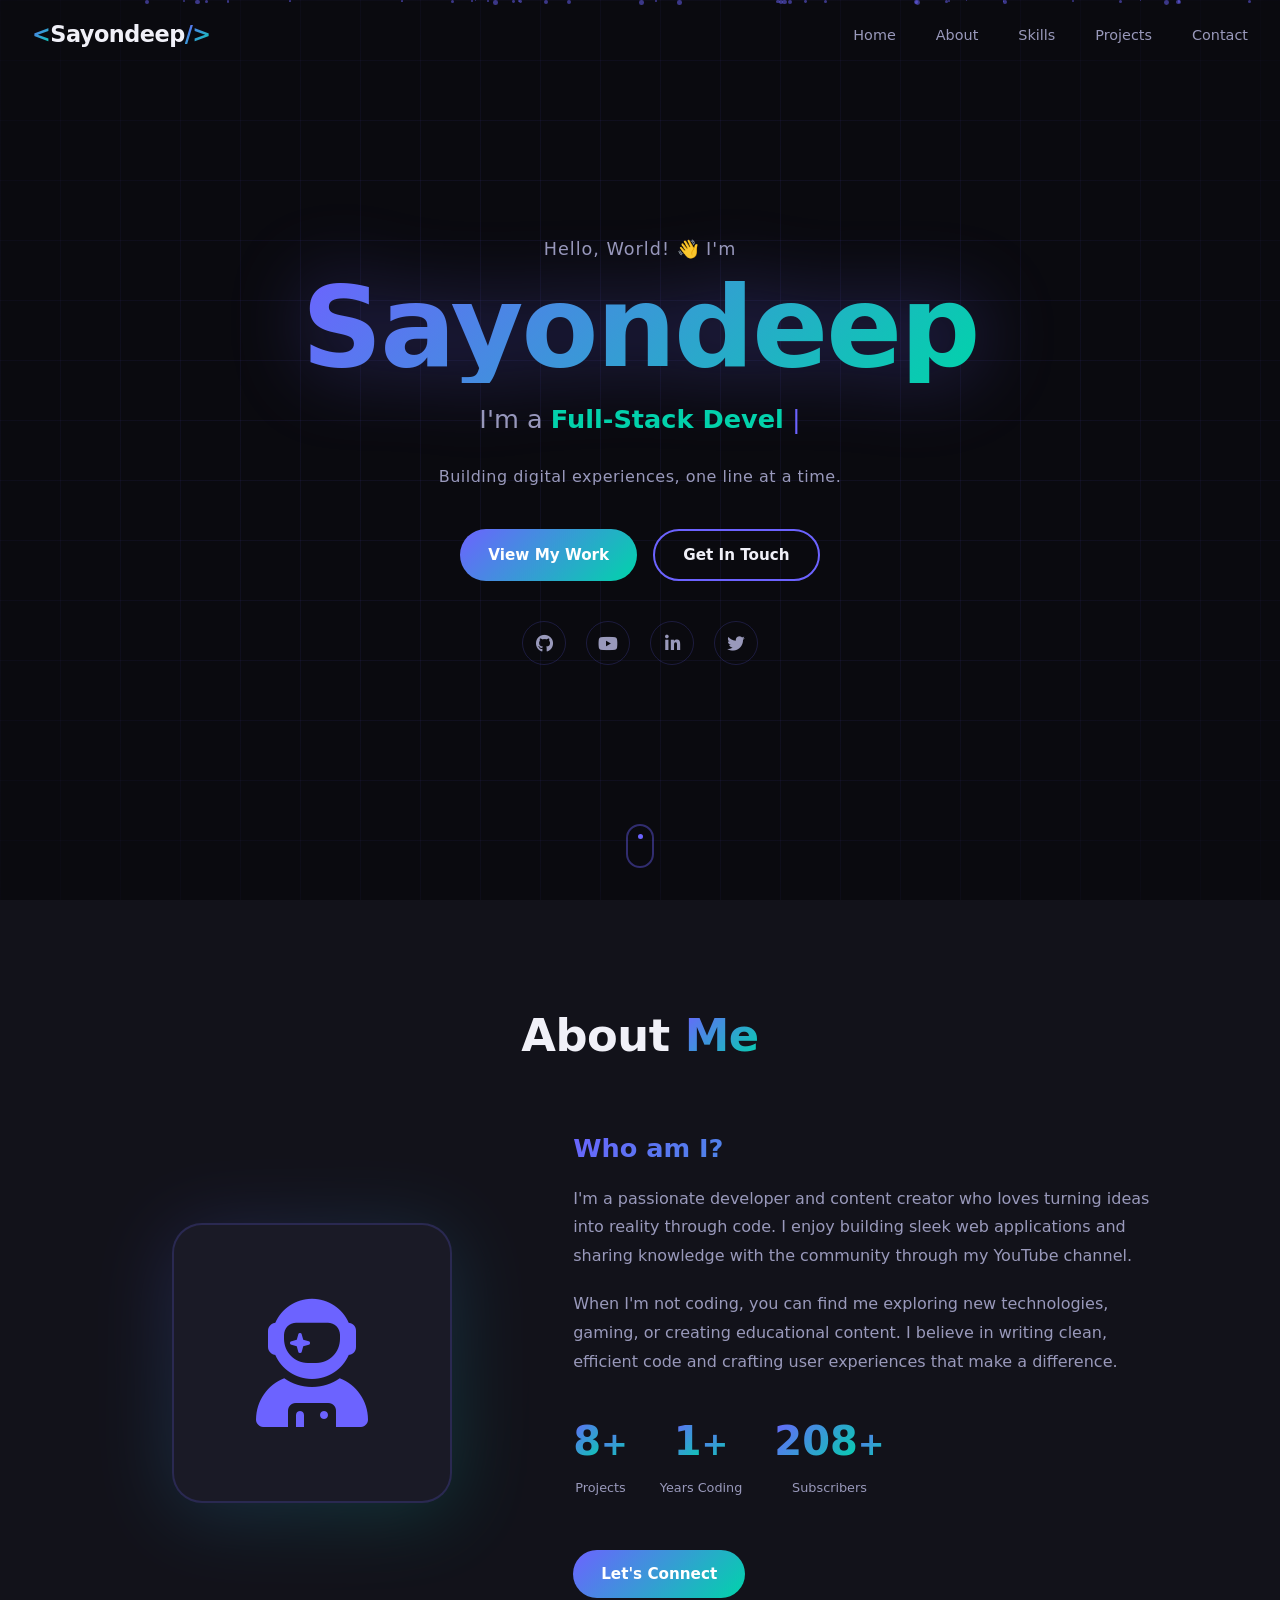
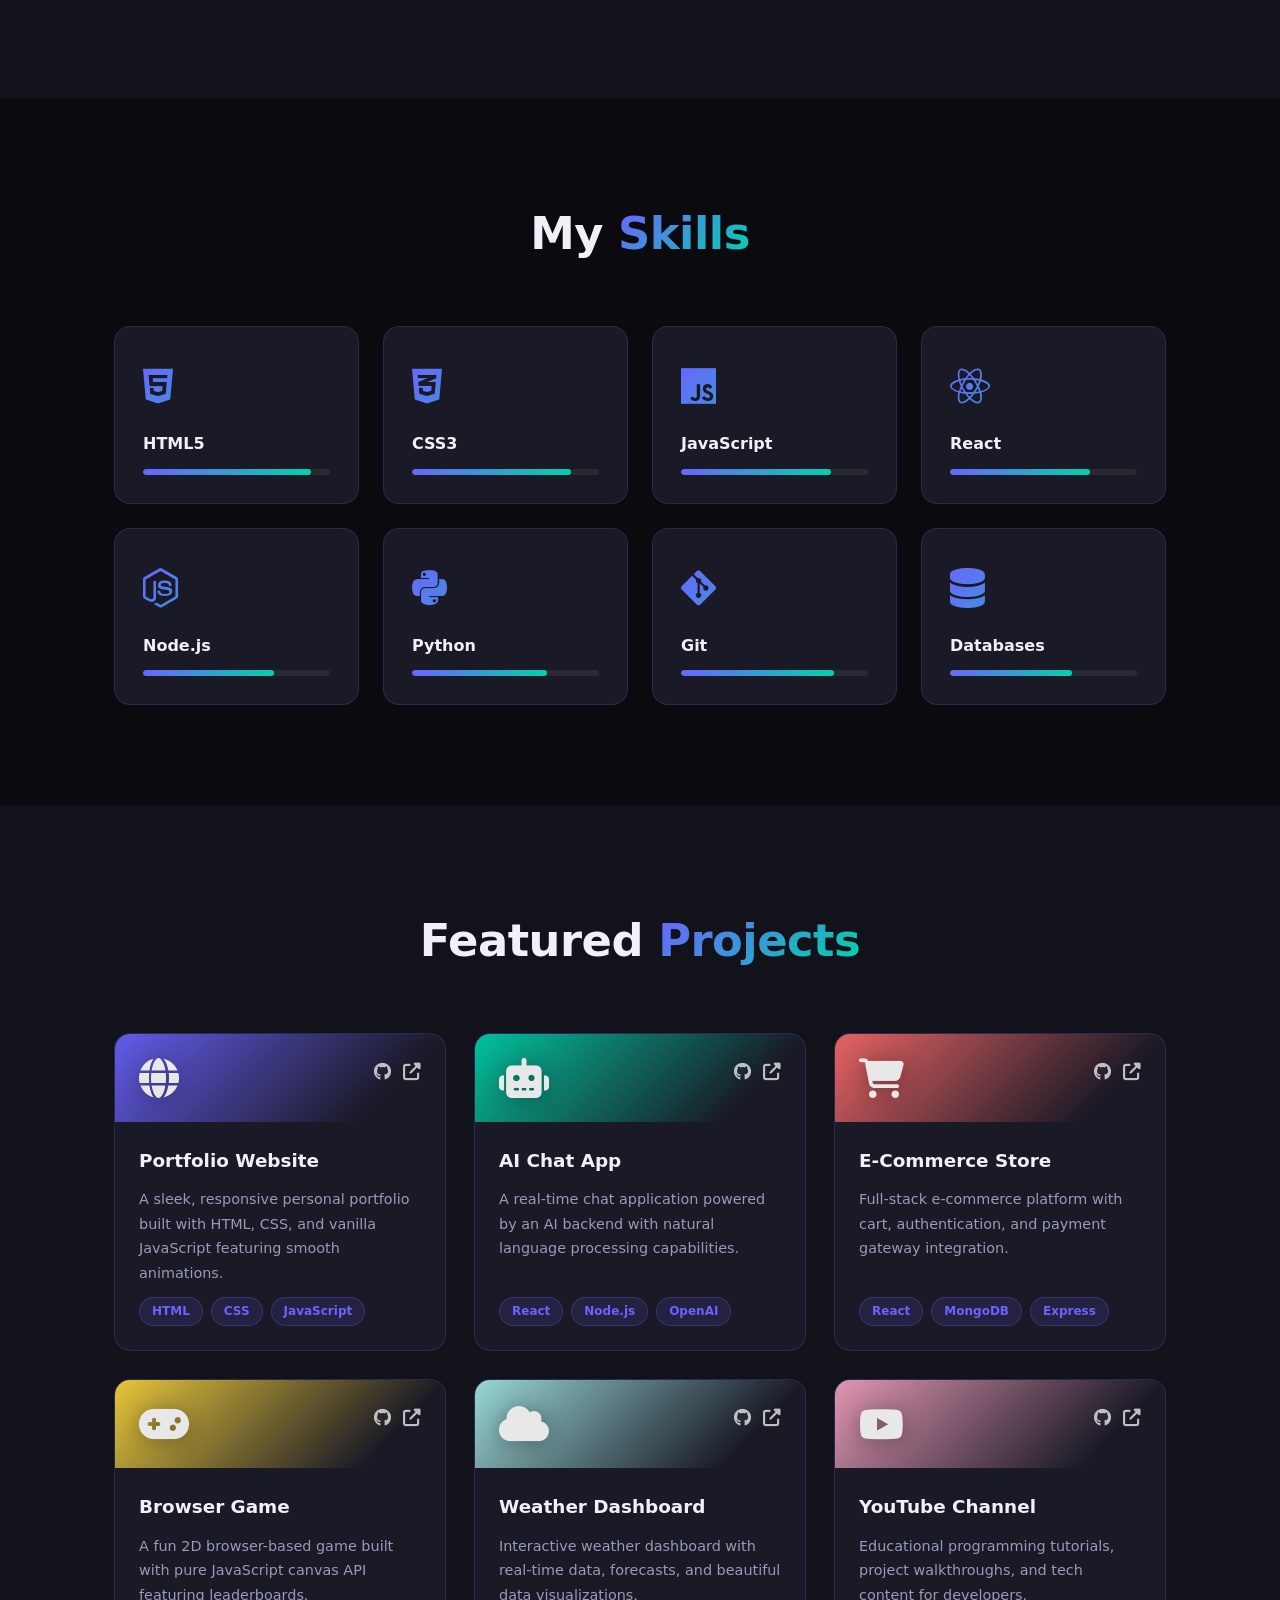
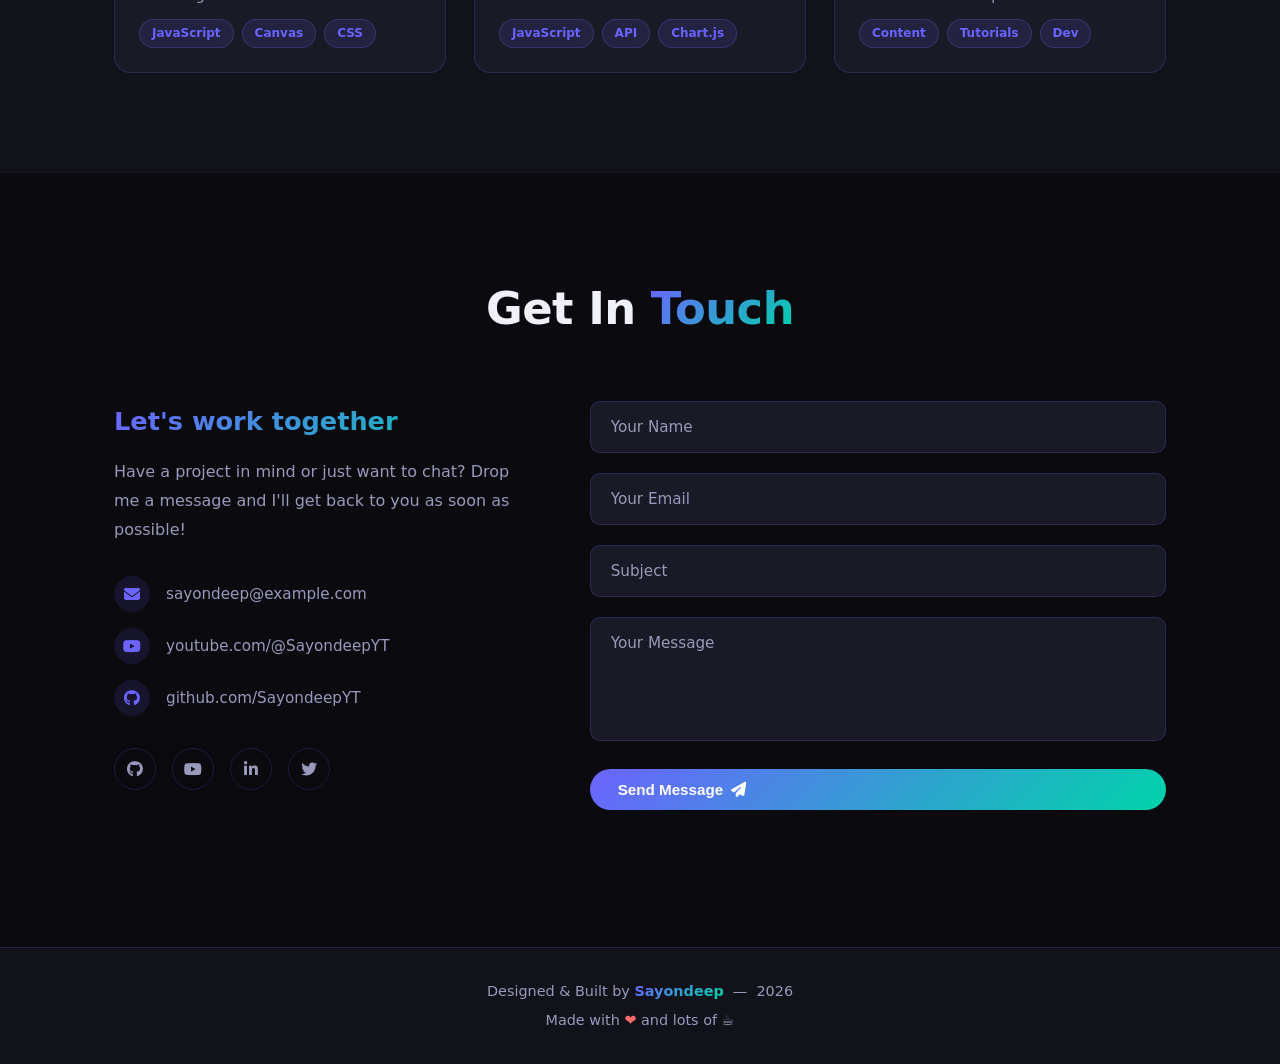
<file: index.html>
<!DOCTYPE html>
<html lang="en">
  <head>
    <meta charset="UTF-8" />
    <meta name="viewport" content="width=device-width, initial-scale=1.0" />
    <title>Sayondeep | Portfolio</title>
    <link rel="stylesheet" href="styles.css" />
    <link
      rel="stylesheet"
      href="https://cdnjs.cloudflare.com/ajax/libs/font-awesome/6.5.0/css/all.min.css"
    />
  </head>
  <body>
    <!-- Navbar -->
    <nav class="navbar" id="navbar">
      <div class="nav-logo">
        <span class="logo-bracket">&lt;</span>Sayondeep<span class="logo-bracket">/&gt;</span>
      </div>
      <ul class="nav-links" id="nav-links">
        <li><a href="#home">Home</a></li>
        <li><a href="#about">About</a></li>
        <li><a href="#skills">Skills</a></li>
        <li><a href="#projects">Projects</a></li>
        <li><a href="#contact">Contact</a></li>
      </ul>
      <button class="hamburger" id="hamburger" aria-label="Toggle menu">
        <span></span><span></span><span></span>
      </button>
    </nav>

    <!-- Hero Section -->
    <section class="hero" id="home">
      <div class="hero-bg">
        <div class="grid-overlay"></div>
        <div class="particles" id="particles"></div>
      </div>
      <div class="hero-content">
        <p class="hero-greeting">Hello, World! 👋 I'm</p>
        <h1 class="hero-name">Sayondeep</h1>
        <div class="hero-role">
          <span>I'm a </span>
          <span class="typed-text" id="typed-text"></span>
          <span class="cursor">|</span>
        </div>
        <p class="hero-tagline">Building digital experiences, one line at a time.</p>
        <div class="hero-cta">
          <a href="#projects" class="btn btn-primary">View My Work</a>
          <a href="#contact" class="btn btn-secondary">Get In Touch</a>
        </div>
        <div class="hero-socials">
          <a href="https://github.com/SayondeepYT" target="_blank" rel="noopener noreferrer" aria-label="GitHub">
            <i class="fab fa-github"></i>
          </a>
          <a href="https://youtube.com/@SayondeepYT" target="_blank" rel="noopener noreferrer" aria-label="YouTube">
            <i class="fab fa-youtube"></i>
          </a>
          <a href="https://linkedin.com" target="_blank" rel="noopener noreferrer" aria-label="LinkedIn">
            <i class="fab fa-linkedin-in"></i>
          </a>
          <a href="https://twitter.com" target="_blank" rel="noopener noreferrer" aria-label="Twitter">
            <i class="fab fa-twitter"></i>
          </a>
        </div>
      </div>
      <div class="hero-scroll-hint">
        <a href="#about" aria-label="Scroll down">
          <div class="scroll-indicator">
            <div class="scroll-arrow"></div>
          </div>
        </a>
      </div>
    </section>

    <!-- About Section -->
    <section class="about section" id="about">
      <div class="container">
        <h2 class="section-title reveal">About <span>Me</span></h2>
        <div class="about-grid">
          <div class="about-image reveal">
            <div class="image-wrapper">
              <div class="avatar-placeholder">
                <i class="fas fa-user-astronaut"></i>
              </div>
              <div class="image-glow"></div>
            </div>
          </div>
          <div class="about-text reveal">
            <h3>Who am I?</h3>
            <p>
              I'm a passionate developer and content creator who loves turning ideas into
              reality through code. I enjoy building sleek web applications and sharing
              knowledge with the community through my YouTube channel.
            </p>
            <p>
              When I'm not coding, you can find me exploring new technologies, gaming,
              or creating educational content. I believe in writing clean, efficient code
              and crafting user experiences that make a difference.
            </p>
            <div class="about-stats">
              <div class="stat">
                <span class="stat-num" data-target="20">0</span><span class="stat-plus">+</span>
                <p>Projects</p>
              </div>
              <div class="stat">
                <span class="stat-num" data-target="3">0</span><span class="stat-plus">+</span>
                <p>Years Coding</p>
              </div>
              <div class="stat">
                <span class="stat-num" data-target="500">0</span><span class="stat-plus">+</span>
                <p>Subscribers</p>
              </div>
            </div>
            <a href="#contact" class="btn btn-primary">Let's Connect</a>
          </div>
        </div>
      </div>
    </section>

    <!-- Skills Section -->
    <section class="skills section" id="skills">
      <div class="container">
        <h2 class="section-title reveal">My <span>Skills</span></h2>
        <div class="skills-grid">
          <div class="skill-card reveal" style="--delay: 0.1s">
            <div class="skill-icon"><i class="fab fa-html5"></i></div>
            <h3>HTML5</h3>
            <div class="skill-bar"><div class="skill-fill" data-width="90"></div></div>
          </div>
          <div class="skill-card reveal" style="--delay: 0.15s">
            <div class="skill-icon"><i class="fab fa-css3-alt"></i></div>
            <h3>CSS3</h3>
            <div class="skill-bar"><div class="skill-fill" data-width="85"></div></div>
          </div>
          <div class="skill-card reveal" style="--delay: 0.2s">
            <div class="skill-icon"><i class="fab fa-js"></i></div>
            <h3>JavaScript</h3>
            <div class="skill-bar"><div class="skill-fill" data-width="80"></div></div>
          </div>
          <div class="skill-card reveal" style="--delay: 0.25s">
            <div class="skill-icon"><i class="fab fa-react"></i></div>
            <h3>React</h3>
            <div class="skill-bar"><div class="skill-fill" data-width="75"></div></div>
          </div>
          <div class="skill-card reveal" style="--delay: 0.3s">
            <div class="skill-icon"><i class="fab fa-node-js"></i></div>
            <h3>Node.js</h3>
            <div class="skill-bar"><div class="skill-fill" data-width="70"></div></div>
          </div>
          <div class="skill-card reveal" style="--delay: 0.35s">
            <div class="skill-icon"><i class="fab fa-python"></i></div>
            <h3>Python</h3>
            <div class="skill-bar"><div class="skill-fill" data-width="72"></div></div>
          </div>
          <div class="skill-card reveal" style="--delay: 0.4s">
            <div class="skill-icon"><i class="fab fa-git-alt"></i></div>
            <h3>Git</h3>
            <div class="skill-bar"><div class="skill-fill" data-width="82"></div></div>
          </div>
          <div class="skill-card reveal" style="--delay: 0.45s">
            <div class="skill-icon"><i class="fas fa-database"></i></div>
            <h3>Databases</h3>
            <div class="skill-bar"><div class="skill-fill" data-width="65"></div></div>
          </div>
        </div>
      </div>
    </section>

    <!-- Projects Section -->
    <section class="projects section" id="projects">
      <div class="container">
        <h2 class="section-title reveal">Featured <span>Projects</span></h2>
        <div class="projects-grid">
          <div class="project-card reveal" style="--delay: 0.1s">
            <div class="project-header" style="--card-color: #6c63ff">
              <i class="fas fa-globe project-icon"></i>
              <div class="project-links">
                <a href="#" aria-label="View code"><i class="fab fa-github"></i></a>
                <a href="#" aria-label="Live demo"><i class="fas fa-external-link-alt"></i></a>
              </div>
            </div>
            <div class="project-body">
              <h3>Portfolio Website</h3>
              <p>A sleek, responsive personal portfolio built with HTML, CSS, and vanilla JavaScript featuring smooth animations.</p>
              <div class="project-tags">
                <span>HTML</span><span>CSS</span><span>JavaScript</span>
              </div>
            </div>
          </div>

          <div class="project-card reveal" style="--delay: 0.2s">
            <div class="project-header" style="--card-color: #00d4aa">
              <i class="fas fa-robot project-icon"></i>
              <div class="project-links">
                <a href="#" aria-label="View code"><i class="fab fa-github"></i></a>
                <a href="#" aria-label="Live demo"><i class="fas fa-external-link-alt"></i></a>
              </div>
            </div>
            <div class="project-body">
              <h3>AI Chat App</h3>
              <p>A real-time chat application powered by an AI backend with natural language processing capabilities.</p>
              <div class="project-tags">
                <span>React</span><span>Node.js</span><span>OpenAI</span>
              </div>
            </div>
          </div>

          <div class="project-card reveal" style="--delay: 0.3s">
            <div class="project-header" style="--card-color: #ff6b6b">
              <i class="fas fa-shopping-cart project-icon"></i>
              <div class="project-links">
                <a href="#" aria-label="View code"><i class="fab fa-github"></i></a>
                <a href="#" aria-label="Live demo"><i class="fas fa-external-link-alt"></i></a>
              </div>
            </div>
            <div class="project-body">
              <h3>E-Commerce Store</h3>
              <p>Full-stack e-commerce platform with cart, authentication, and payment gateway integration.</p>
              <div class="project-tags">
                <span>React</span><span>MongoDB</span><span>Express</span>
              </div>
            </div>
          </div>

          <div class="project-card reveal" style="--delay: 0.4s">
            <div class="project-header" style="--card-color: #ffd93d">
              <i class="fas fa-gamepad project-icon"></i>
              <div class="project-links">
                <a href="#" aria-label="View code"><i class="fab fa-github"></i></a>
                <a href="#" aria-label="Live demo"><i class="fas fa-external-link-alt"></i></a>
              </div>
            </div>
            <div class="project-body">
              <h3>Browser Game</h3>
              <p>A fun 2D browser-based game built with pure JavaScript canvas API featuring leaderboards.</p>
              <div class="project-tags">
                <span>JavaScript</span><span>Canvas</span><span>CSS</span>
              </div>
            </div>
          </div>

          <div class="project-card reveal" style="--delay: 0.5s">
            <div class="project-header" style="--card-color: #a8edea">
              <i class="fas fa-cloud project-icon"></i>
              <div class="project-links">
                <a href="#" aria-label="View code"><i class="fab fa-github"></i></a>
                <a href="#" aria-label="Live demo"><i class="fas fa-external-link-alt"></i></a>
              </div>
            </div>
            <div class="project-body">
              <h3>Weather Dashboard</h3>
              <p>Interactive weather dashboard with real-time data, forecasts, and beautiful data visualizations.</p>
              <div class="project-tags">
                <span>JavaScript</span><span>API</span><span>Chart.js</span>
              </div>
            </div>
          </div>

          <div class="project-card reveal" style="--delay: 0.6s">
            <div class="project-header" style="--card-color: #f8a5c2">
              <i class="fab fa-youtube project-icon"></i>
              <div class="project-links">
                <a href="#" aria-label="View code"><i class="fab fa-github"></i></a>
                <a href="https://youtube.com/@SayondeepYT" aria-label="YouTube channel"><i class="fas fa-external-link-alt"></i></a>
              </div>
            </div>
            <div class="project-body">
              <h3>YouTube Channel</h3>
              <p>Educational programming tutorials, project walkthroughs, and tech content for developers.</p>
              <div class="project-tags">
                <span>Content</span><span>Tutorials</span><span>Dev</span>
              </div>
            </div>
          </div>
        </div>
      </div>
    </section>

    <!-- Contact Section -->
    <section class="contact section" id="contact">
      <div class="container">
        <h2 class="section-title reveal">Get In <span>Touch</span></h2>
        <div class="contact-grid">
          <div class="contact-info reveal">
            <h3>Let's work together</h3>
            <p>Have a project in mind or just want to chat? Drop me a message and I'll get back to you as soon as possible!</p>
            <div class="contact-items">
              <div class="contact-item">
                <i class="fas fa-envelope"></i>
                <span>sayondeep@example.com</span>
              </div>
              <div class="contact-item">
                <i class="fab fa-youtube"></i>
                <span>youtube.com/@SayondeepYT</span>
              </div>
              <div class="contact-item">
                <i class="fab fa-github"></i>
                <span>github.com/SayondeepYT</span>
              </div>
            </div>
            <div class="contact-socials">
              <a href="https://github.com/SayondeepYT" target="_blank" rel="noopener noreferrer" aria-label="GitHub"><i class="fab fa-github"></i></a>
              <a href="https://youtube.com/@SayondeepYT" target="_blank" rel="noopener noreferrer" aria-label="YouTube"><i class="fab fa-youtube"></i></a>
              <a href="https://linkedin.com" target="_blank" rel="noopener noreferrer" aria-label="LinkedIn"><i class="fab fa-linkedin-in"></i></a>
              <a href="https://twitter.com" target="_blank" rel="noopener noreferrer" aria-label="Twitter"><i class="fab fa-twitter"></i></a>
            </div>
          </div>
          <form class="contact-form reveal" id="contact-form">
            <div class="form-group">
              <input type="text" id="name" placeholder="Your Name" required />
              <label for="name">Your Name</label>
            </div>
            <div class="form-group">
              <input type="email" id="email" placeholder="Your Email" required />
              <label for="email">Your Email</label>
            </div>
            <div class="form-group">
              <input type="text" id="subject" placeholder="Subject" required />
              <label for="subject">Subject</label>
            </div>
            <div class="form-group">
              <textarea id="message" placeholder="Your Message" rows="5" required></textarea>
              <label for="message">Your Message</label>
            </div>
            <button type="submit" class="btn btn-primary">
              <span>Send Message</span>
              <i class="fas fa-paper-plane"></i>
            </button>
            <p class="form-status" id="form-status"></p>
          </form>
        </div>
      </div>
    </section>

    <!-- Footer -->
    <footer class="footer">
      <div class="container">
        <p>
          Designed &amp; Built by
          <span class="footer-name">Sayondeep</span>
          &nbsp;&mdash;&nbsp;
          <span class="footer-year" id="footer-year"></span>
        </p>
        <p class="footer-sub">Made with <span class="heart">❤</span> and lots of ☕</p>
      </div>
    </footer>

    <script src="script.js"></script>
  </body>
</html>
</file>
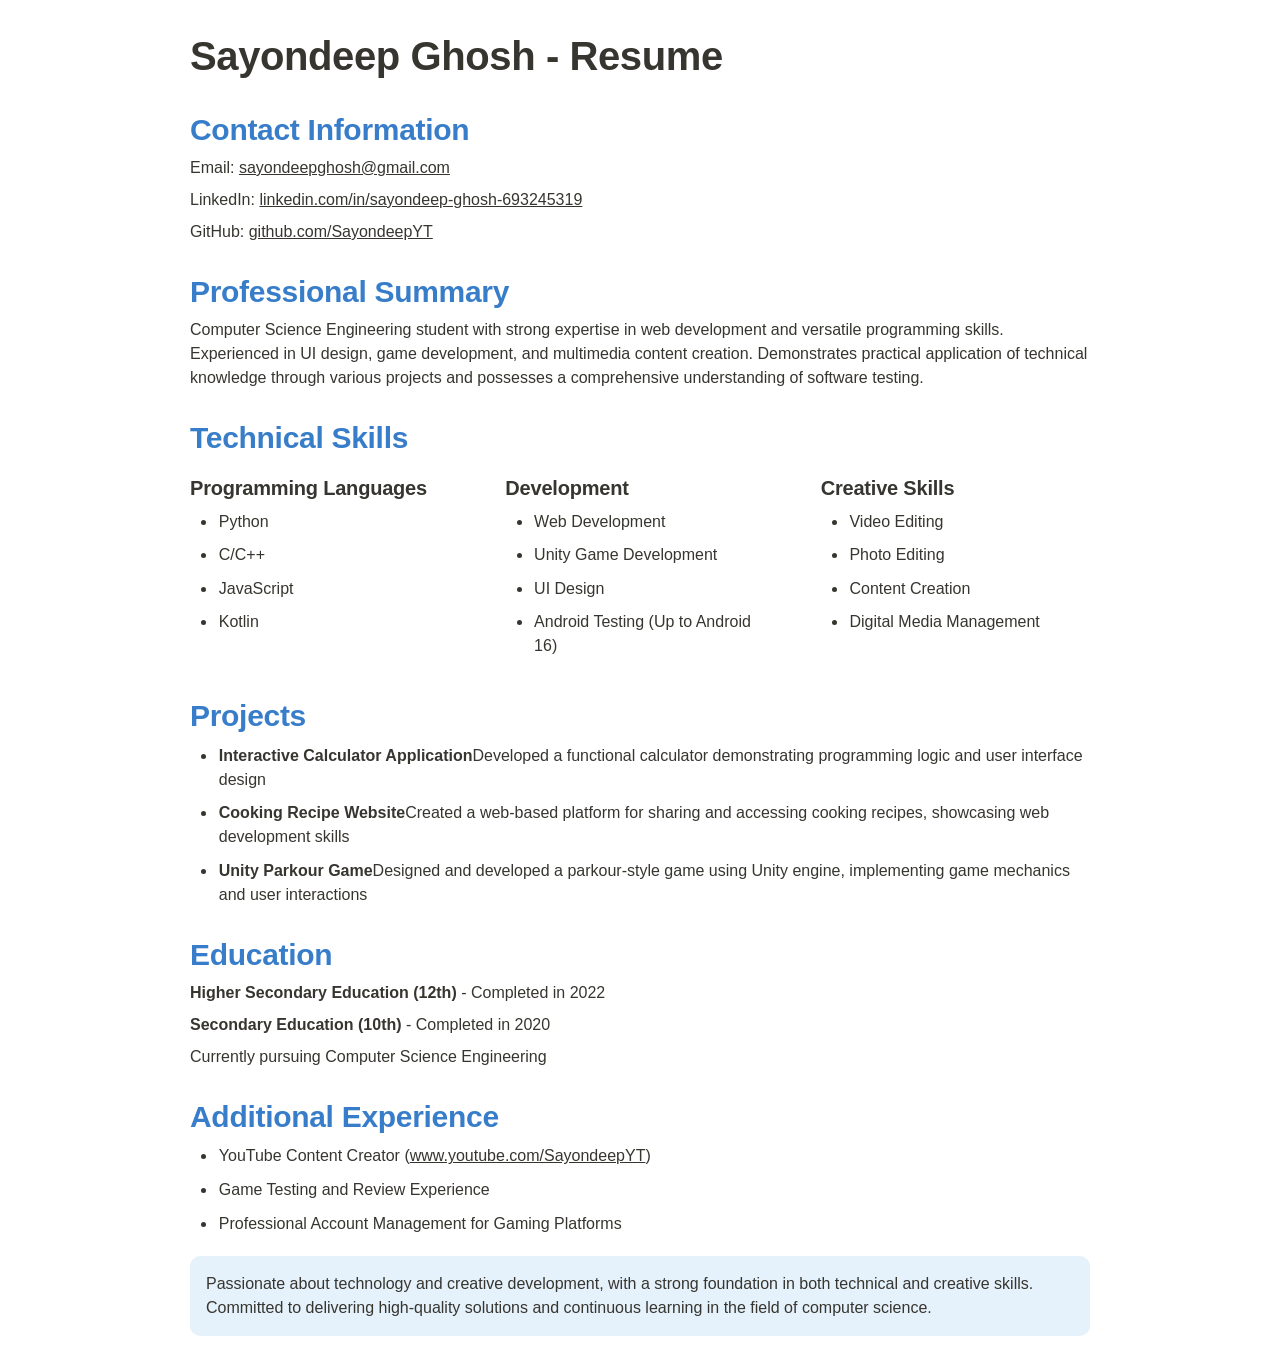
<file: Sayondeep Ghosh - Resume 1f9b55719aa680cba335d45801eeeb9b.html>
<html><head><meta http-equiv="Content-Type" content="text/html; charset=utf-8"/><title>Sayondeep Ghosh - Resume</title><style>
/* cspell:disable-file */
/* webkit printing magic: print all background colors */
html {
	-webkit-print-color-adjust: exact;
}
* {
	box-sizing: border-box;
	-webkit-print-color-adjust: exact;
}

html,
body {
	margin: 0;
	padding: 0;
}
@media only screen {
	body {
		margin: 2em auto;
		max-width: 900px;
		color: rgb(55, 53, 47);
	}
}

body {
	line-height: 1.5;
	white-space: pre-wrap;
}

a,
a.visited {
	color: inherit;
	text-decoration: underline;
}

.pdf-relative-link-path {
	font-size: 80%;
	color: #444;
}

h1,
h2,
h3 {
	letter-spacing: -0.01em;
	line-height: 1.2;
	font-weight: 600;
	margin-bottom: 0;
}

/* Override strong tags inside headings to maintain consistent weight */
h1 strong,
h2 strong,
h3 strong {
	font-weight: 600;
}

.page-title {
	font-size: 2.5rem;
	font-weight: 700;
	margin-top: 0;
	margin-bottom: 0.75em;
}

h1 {
	font-size: 1.875rem;
	margin-top: 1.875rem;
}

h2 {
	font-size: 1.5rem;
	margin-top: 1.5rem;
}

h3 {
	font-size: 1.25rem;
	margin-top: 1.25rem;
}

.source {
	border: 1px solid #ddd;
	border-radius: 3px;
	padding: 1.5em;
	word-break: break-all;
}

.callout {
	border-radius: 10px;
	padding: 1rem;
}

figure {
	margin: 1.25em 0;
	page-break-inside: avoid;
}

figcaption {
	opacity: 0.5;
	font-size: 85%;
	margin-top: 0.5em;
}

mark {
	background-color: transparent;
}

.indented {
	padding-left: 1.5em;
}

hr {
	background: transparent;
	display: block;
	width: 100%;
	height: 1px;
	visibility: visible;
	border: none;
	border-bottom: 1px solid rgba(55, 53, 47, 0.09);
}

img {
	max-width: 100%;
}

@media only print {
	img {
		max-height: 100vh;
		object-fit: contain;
	}
}

@page {
	margin: 1in;
}

.collection-content {
	font-size: 0.875rem;
}

.collection-content td {
	white-space: pre-wrap;
	word-break: break-word;
}

.column-list {
	display: flex;
	gap: 46px;
}

.column {
	min-width: 0;
	overflow: hidden;
}

.column > *:first-child {
	margin-top: 0;
}

.table_of_contents-item {
	display: block;
	font-size: 0.875rem;
	line-height: 1.3;
	padding: 0.125rem;
}

.table_of_contents-indent-1 {
	margin-left: 1.5rem;
}

.table_of_contents-indent-2 {
	margin-left: 3rem;
}

.table_of_contents-indent-3 {
	margin-left: 4.5rem;
}

.table_of_contents-link {
	text-decoration: none;
	opacity: 0.7;
	border-bottom: 1px solid rgba(55, 53, 47, 0.18);
}

table,
th,
td {
	border: 1px solid rgba(55, 53, 47, 0.09);
	border-collapse: collapse;
}

table {
	border-left: none;
	border-right: none;
}

th,
td {
	font-weight: normal;
	padding: 0.25em 0.5em;
	line-height: 1.5;
	min-height: 1.5em;
	text-align: left;
}

th {
	color: rgba(55, 53, 47, 0.6);
}

ol,
ul {
	margin: 0;
	margin-block-start: 0.6em;
	margin-block-end: 0.6em;
}

li > ol:first-child,
li > ul:first-child {
	margin-block-start: 0.6em;
}

ul > li {
	list-style: disc;
}

ul.to-do-list {
	padding-inline-start: 0;
}

ul.to-do-list > li {
	list-style: none;
}

.to-do-children-checked {
	text-decoration: line-through;
	opacity: 0.375;
}

ul.toggle > li {
	list-style: none;
}

ul {
	padding-inline-start: 1.7em;
}

ul > li {
	padding-left: 0.1em;
}

ol {
	padding-inline-start: 1.6em;
}

ol > li {
	padding-left: 0.2em;
}

.mono ol {
	padding-inline-start: 2em;
}

.mono ol > li {
	text-indent: -0.4em;
}

.toggle {
	padding-inline-start: 0em;
	list-style-type: none;
}

/* Indent toggle children */
.toggle > li > details {
	padding-left: 1.7em;
}

.toggle > li > details > summary {
	margin-left: -1.1em;
}

.selected-value {
	display: inline-block;
	padding: 0 0.5em;
	background: rgba(206, 205, 202, 0.5);
	border-radius: 3px;
	margin-right: 0.5em;
	margin-top: 0.3em;
	margin-bottom: 0.3em;
	white-space: nowrap;
}

.collection-title {
	display: inline-block;
	margin-right: 1em;
}

.page-description {
	margin-bottom: 2em;
}

.simple-table {
	margin-top: 1em;
	font-size: 0.875rem;
	empty-cells: show;
}
.simple-table td {
	height: 29px;
	min-width: 120px;
}

.simple-table th {
	height: 29px;
	min-width: 120px;
}

.simple-table-header-color {
	background: rgb(247, 246, 243);
	color: black;
}
.simple-table-header {
	font-weight: 500;
}

time {
	opacity: 0.5;
}

.icon {
	display: inline-flex;
	align-items: center;
	justify-content: center;
	max-width: 1.2em;
	max-height: 1.2em;
	text-decoration: none;
	vertical-align: text-bottom;
	margin-right: 0.5em;
}

img.icon {
	border-radius: 3px;
}

.callout img.notion-static-icon {
	width: 1em;
	height: 1em;
}

.callout p {
	margin: 0;
}

.callout h1,
.callout h2,
.callout h3 {
	margin: 0 0 0.6rem;
}

.user-icon {
	width: 1.5em;
	height: 1.5em;
	border-radius: 100%;
	margin-right: 0.5rem;
}

.user-icon-inner {
	font-size: 0.8em;
}

.text-icon {
	border: 1px solid #000;
	text-align: center;
}

.page-cover-image {
	display: block;
	object-fit: cover;
	width: 100%;
	max-height: 30vh;
}

.page-header-icon {
	font-size: 3rem;
	margin-bottom: 1rem;
}

.page-header-icon-with-cover {
	margin-top: -0.72em;
	margin-left: 0.07em;
}

.page-header-icon img {
	border-radius: 3px;
}

.link-to-page {
	margin: 1em 0;
	padding: 0;
	border: none;
	font-weight: 500;
}

p > .user {
	opacity: 0.5;
}

td > .user,
td > time {
	white-space: nowrap;
}

input[type="checkbox"] {
	transform: scale(1.5);
	margin-right: 0.6em;
	vertical-align: middle;
}

p {
	margin-top: 0.5em;
	margin-bottom: 0.5em;
}

.image {
	border: none;
	margin: 1.5em 0;
	padding: 0;
	border-radius: 0;
	text-align: center;
}

.code,
code {
	background: rgba(135, 131, 120, 0.15);
	border-radius: 3px;
	padding: 0.2em 0.4em;
	border-radius: 3px;
	font-size: 85%;
	tab-size: 2;
}

code {
	color: #eb5757;
}

.code {
	padding: 1.5em 1em;
}

.code-wrap {
	white-space: pre-wrap;
	word-break: break-all;
}

.code > code {
	background: none;
	padding: 0;
	font-size: 100%;
	color: inherit;
}

blockquote {
	font-size: 1em;
	margin: 1em 0;
	padding-left: 1em;
	border-left: 3px solid rgb(55, 53, 47);
}

blockquote.quote-large {
	font-size: 1.25em;
}

.bookmark {
	text-decoration: none;
	max-height: 8em;
	padding: 0;
	display: flex;
	width: 100%;
	align-items: stretch;
}

.bookmark-title {
	font-size: 0.85em;
	overflow: hidden;
	text-overflow: ellipsis;
	height: 1.75em;
	white-space: nowrap;
}

.bookmark-text {
	display: flex;
	flex-direction: column;
}

.bookmark-info {
	flex: 4 1 180px;
	padding: 12px 14px 14px;
	display: flex;
	flex-direction: column;
	justify-content: space-between;
}

.bookmark-image {
	width: 33%;
	flex: 1 1 180px;
	display: block;
	position: relative;
	object-fit: cover;
	border-radius: 1px;
}

.bookmark-description {
	color: rgba(55, 53, 47, 0.6);
	font-size: 0.75em;
	overflow: hidden;
	max-height: 4.5em;
	word-break: break-word;
}

.bookmark-href {
	font-size: 0.75em;
	margin-top: 0.25em;
}

.sans { font-family: ui-sans-serif, -apple-system, BlinkMacSystemFont, "Segoe UI Variable Display", "Segoe UI", Helvetica, "Apple Color Emoji", "Noto Sans Arabic", "Noto Sans Hebrew", Arial, sans-serif, "Segoe UI Emoji", "Segoe UI Symbol"; }
.code { font-family: "SFMono-Regular", Menlo, Consolas, "PT Mono", "Liberation Mono", Courier, monospace; }
.serif { font-family: Lyon-Text, Georgia, ui-serif, serif; }
.mono { font-family: iawriter-mono, Nitti, Menlo, Courier, monospace; }
.pdf .sans { font-family: Inter, ui-sans-serif, -apple-system, BlinkMacSystemFont, "Segoe UI Variable Display", "Segoe UI", Helvetica, "Apple Color Emoji", "Noto Sans Arabic", "Noto Sans Hebrew", Arial, sans-serif, "Segoe UI Emoji", "Segoe UI Symbol", 'Twemoji', 'Noto Color Emoji', 'Noto Sans CJK JP'; }
.pdf:lang(zh-CN) .sans { font-family: Inter, ui-sans-serif, -apple-system, BlinkMacSystemFont, "Segoe UI Variable Display", "Segoe UI", Helvetica, "Apple Color Emoji", "Noto Sans Arabic", "Noto Sans Hebrew", Arial, sans-serif, "Segoe UI Emoji", "Segoe UI Symbol", 'Twemoji', 'Noto Color Emoji', 'Noto Sans CJK SC'; }
.pdf:lang(zh-TW) .sans { font-family: Inter, ui-sans-serif, -apple-system, BlinkMacSystemFont, "Segoe UI Variable Display", "Segoe UI", Helvetica, "Apple Color Emoji", "Noto Sans Arabic", "Noto Sans Hebrew", Arial, sans-serif, "Segoe UI Emoji", "Segoe UI Symbol", 'Twemoji', 'Noto Color Emoji', 'Noto Sans CJK TC'; }
.pdf:lang(ko-KR) .sans { font-family: Inter, ui-sans-serif, -apple-system, BlinkMacSystemFont, "Segoe UI Variable Display", "Segoe UI", Helvetica, "Apple Color Emoji", "Noto Sans Arabic", "Noto Sans Hebrew", Arial, sans-serif, "Segoe UI Emoji", "Segoe UI Symbol", 'Twemoji', 'Noto Color Emoji', 'Noto Sans CJK KR'; }
.pdf .code { font-family: Source Code Pro, "SFMono-Regular", Menlo, Consolas, "PT Mono", "Liberation Mono", Courier, monospace, 'Twemoji', 'Noto Color Emoji', 'Noto Sans Mono CJK JP'; }
.pdf:lang(zh-CN) .code { font-family: Source Code Pro, "SFMono-Regular", Menlo, Consolas, "PT Mono", "Liberation Mono", Courier, monospace, 'Twemoji', 'Noto Color Emoji', 'Noto Sans Mono CJK SC'; }
.pdf:lang(zh-TW) .code { font-family: Source Code Pro, "SFMono-Regular", Menlo, Consolas, "PT Mono", "Liberation Mono", Courier, monospace, 'Twemoji', 'Noto Color Emoji', 'Noto Sans Mono CJK TC'; }
.pdf:lang(ko-KR) .code { font-family: Source Code Pro, "SFMono-Regular", Menlo, Consolas, "PT Mono", "Liberation Mono", Courier, monospace, 'Twemoji', 'Noto Color Emoji', 'Noto Sans Mono CJK KR'; }
.pdf .serif { font-family: PT Serif, Lyon-Text, Georgia, ui-serif, serif, 'Twemoji', 'Noto Color Emoji', 'Noto Serif CJK JP'; }
.pdf:lang(zh-CN) .serif { font-family: PT Serif, Lyon-Text, Georgia, ui-serif, serif, 'Twemoji', 'Noto Color Emoji', 'Noto Serif CJK SC'; }
.pdf:lang(zh-TW) .serif { font-family: PT Serif, Lyon-Text, Georgia, ui-serif, serif, 'Twemoji', 'Noto Color Emoji', 'Noto Serif CJK TC'; }
.pdf:lang(ko-KR) .serif { font-family: PT Serif, Lyon-Text, Georgia, ui-serif, serif, 'Twemoji', 'Noto Color Emoji', 'Noto Serif CJK KR'; }
.pdf .mono { font-family: PT Mono, iawriter-mono, Nitti, Menlo, Courier, monospace, 'Twemoji', 'Noto Color Emoji', 'Noto Sans Mono CJK JP'; }
.pdf:lang(zh-CN) .mono { font-family: PT Mono, iawriter-mono, Nitti, Menlo, Courier, monospace, 'Twemoji', 'Noto Color Emoji', 'Noto Sans Mono CJK SC'; }
.pdf:lang(zh-TW) .mono { font-family: PT Mono, iawriter-mono, Nitti, Menlo, Courier, monospace, 'Twemoji', 'Noto Color Emoji', 'Noto Sans Mono CJK TC'; }
.pdf:lang(ko-KR) .mono { font-family: PT Mono, iawriter-mono, Nitti, Menlo, Courier, monospace, 'Twemoji', 'Noto Color Emoji', 'Noto Sans Mono CJK KR'; }
.highlight-default {
	color: rgba(44, 44, 43, 1);
}
.highlight-gray {
	color: rgba(125, 122, 117, 1);
	fill: rgba(125, 122, 117, 1);
}
.highlight-brown {
	color: rgba(159, 118, 90, 1);
	fill: rgba(159, 118, 90, 1);
}
.highlight-orange {
	color: rgba(210, 123, 45, 1);
	fill: rgba(210, 123, 45, 1);
}
.highlight-yellow {
	color: rgba(203, 148, 52, 1);
	fill: rgba(203, 148, 52, 1);
}
.highlight-teal {
	color: rgba(80, 148, 110, 1);
	fill: rgba(80, 148, 110, 1);
}
.highlight-blue {
	color: rgba(56, 125, 201, 1);
	fill: rgba(56, 125, 201, 1);
}
.highlight-purple {
	color: rgba(154, 107, 180, 1);
	fill: rgba(154, 107, 180, 1);
}
.highlight-pink {
	color: rgba(193, 76, 138, 1);
	fill: rgba(193, 76, 138, 1);
}
.highlight-red {
	color: rgba(207, 81, 72, 1);
	fill: rgba(207, 81, 72, 1);
}
.highlight-default_background {
	color: rgba(44, 44, 43, 1);
}
.highlight-gray_background {
	background: rgba(42, 28, 0, 0.07);
}
.highlight-brown_background {
	background: rgba(139, 46, 0, 0.086);
}
.highlight-orange_background {
	background: rgba(224, 101, 1, 0.129);
}
.highlight-yellow_background {
	background: rgba(211, 168, 0, 0.137);
}
.highlight-teal_background {
	background: rgba(0, 100, 45, 0.09);
}
.highlight-blue_background {
	background: rgba(0, 124, 215, 0.094);
}
.highlight-purple_background {
	background: rgba(102, 0, 178, 0.078);
}
.highlight-pink_background {
	background: rgba(197, 0, 93, 0.086);
}
.highlight-red_background {
	background: rgba(223, 22, 0, 0.094);
}
.block-color-default {
	color: inherit;
	fill: inherit;
}
.block-color-gray {
	color: rgba(125, 122, 117, 1);
	fill: rgba(125, 122, 117, 1);
}
.block-color-brown {
	color: rgba(159, 118, 90, 1);
	fill: rgba(159, 118, 90, 1);
}
.block-color-orange {
	color: rgba(210, 123, 45, 1);
	fill: rgba(210, 123, 45, 1);
}
.block-color-yellow {
	color: rgba(203, 148, 52, 1);
	fill: rgba(203, 148, 52, 1);
}
.block-color-teal {
	color: rgba(80, 148, 110, 1);
	fill: rgba(80, 148, 110, 1);
}
.block-color-blue {
	color: rgba(56, 125, 201, 1);
	fill: rgba(56, 125, 201, 1);
}
.block-color-purple {
	color: rgba(154, 107, 180, 1);
	fill: rgba(154, 107, 180, 1);
}
.block-color-pink {
	color: rgba(193, 76, 138, 1);
	fill: rgba(193, 76, 138, 1);
}
.block-color-red {
	color: rgba(207, 81, 72, 1);
	fill: rgba(207, 81, 72, 1);
}
.block-color-default_background {
	color: inherit;
	fill: inherit;
}
.block-color-gray_background {
	background: rgba(240, 239, 237, 1);
}
.block-color-brown_background {
	background: rgba(245, 237, 233, 1);
}
.block-color-orange_background {
	background: rgba(251, 235, 222, 1);
}
.block-color-yellow_background {
	background: rgba(249, 243, 220, 1);
}
.block-color-teal_background {
	background: rgba(232, 241, 236, 1);
}
.block-color-blue_background {
	background: rgba(229, 242, 252, 1);
}
.block-color-purple_background {
	background: rgba(243, 235, 249, 1);
}
.block-color-pink_background {
	background: rgba(250, 233, 241, 1);
}
.block-color-red_background {
	background: rgba(252, 233, 231, 1);
}
.select-value-color-default { background-color: rgba(42, 28, 0, 0.07); }
.select-value-color-gray { background-color: rgba(28, 19, 1, 0.11); }
.select-value-color-brown { background-color: rgba(127, 51, 0, 0.156); }
.select-value-color-orange { background-color: rgba(196, 88, 0, 0.203); }
.select-value-color-yellow { background-color: rgba(209, 156, 0, 0.282); }
.select-value-color-green { background-color: rgba(0, 96, 38, 0.156); }
.select-value-color-blue { background-color: rgba(0, 118, 217, 0.203); }
.select-value-color-purple { background-color: rgba(92, 0, 163, 0.141); }
.select-value-color-pink { background-color: rgba(183, 0, 78, 0.152); }
.select-value-color-red { background-color: rgba(206, 24, 0, 0.164); }

.checkbox {
	display: inline-flex;
	vertical-align: text-bottom;
	width: 16;
	height: 16;
	background-size: 16px;
	margin-left: 2px;
	margin-right: 5px;
}

.checkbox-on {
	background-image: url("data:image/svg+xml;charset=UTF-8,%3Csvg%20width%3D%2216%22%20height%3D%2216%22%20viewBox%3D%220%200%2016%2016%22%20fill%3D%22none%22%20xmlns%3D%22http%3A%2F%2Fwww.w3.org%2F2000%2Fsvg%22%3E%0A%3Crect%20width%3D%2216%22%20height%3D%2216%22%20fill%3D%22%2358A9D7%22%2F%3E%0A%3Cpath%20d%3D%22M6.71429%2012.2852L14%204.9995L12.7143%203.71436L6.71429%209.71378L3.28571%206.2831L2%207.57092L6.71429%2012.2852Z%22%20fill%3D%22white%22%2F%3E%0A%3C%2Fsvg%3E");
}

.checkbox-off {
	background-image: url("data:image/svg+xml;charset=UTF-8,%3Csvg%20width%3D%2216%22%20height%3D%2216%22%20viewBox%3D%220%200%2016%2016%22%20fill%3D%22none%22%20xmlns%3D%22http%3A%2F%2Fwww.w3.org%2F2000%2Fsvg%22%3E%0A%3Crect%20x%3D%220.75%22%20y%3D%220.75%22%20width%3D%2214.5%22%20height%3D%2214.5%22%20fill%3D%22white%22%20stroke%3D%22%2336352F%22%20stroke-width%3D%221.5%22%2F%3E%0A%3C%2Fsvg%3E");
}
	
</style></head><body><article id="1f9b5571-9aa6-80cb-a335-d45801eeeb9b" class="page sans"><header><h1 class="page-title" dir="auto">Sayondeep Ghosh - Resume</h1><p class="page-description" dir="auto"></p></header><div class="page-body"><div style="display:contents" dir="auto"><h1 id="1f9b5571-9aa6-8017-b65f-e0209e73388d" class="block-color-blue">Contact Information</h1></div><div style="display:contents" dir="auto"><p id="1f9b5571-9aa6-8092-ab26-f4a64191913a" class="">Email: <a href="mailto:sayondeepghosh@gmail.com">sayondeepghosh@gmail.com</a></p></div><div style="display:contents" dir="auto"><p id="1f9b5571-9aa6-8007-b4bf-dccaccda66a4" class="">LinkedIn: <a href="http://linkedin.com/in/sayondeep-ghosh-693245319">linkedin.com/in/sayondeep-ghosh-693245319</a></p></div><div style="display:contents" dir="auto"><p id="1f9b5571-9aa6-803a-84aa-f88f17230f98" class="">GitHub: <a href="http://github.com/SayondeepYT">github.com/SayondeepYT</a></p></div><div style="display:contents" dir="auto"><h1 id="1f9b5571-9aa6-8091-9534-fef0d19d1399" class="block-color-blue">Professional Summary</h1></div><div style="display:contents" dir="auto"><p id="1f9b5571-9aa6-80cb-ad59-f622122cfbe5" class="">Computer Science Engineering student with strong expertise in web development and versatile programming skills. Experienced in UI design, game development, and multimedia content creation. Demonstrates practical application of technical knowledge through various projects and possesses a comprehensive understanding of software testing.</p></div><div style="display:contents" dir="auto"><h1 id="1f9b5571-9aa6-8009-9003-ed1bb56cd29d" class="block-color-blue">Technical Skills</h1></div><div style="display:contents" dir="auto"><div id="1f9b5571-9aa6-802e-a112-d8ed41f080fe" class="column-list"><div style="display:contents" dir="auto"><div id="1f9b5571-9aa6-805a-b4ff-e7d1e47977a7" style="width:100%" class="column"><div style="display:contents" dir="auto"><h3 id="1f9b5571-9aa6-803d-8235-cc2ea348f908" class="">Programming Languages</h3></div><div style="display:contents" dir="auto"><ul id="1f9b5571-9aa6-8032-bb3e-ca53e9e11206" class="bulleted-list"><li style="list-style-type:disc">Python</li></ul></div><div style="display:contents" dir="auto"><ul id="1f9b5571-9aa6-8037-b955-cfaa44ef7b1d" class="bulleted-list"><li style="list-style-type:disc">C/C++</li></ul></div><div style="display:contents" dir="auto"><ul id="1f9b5571-9aa6-80ed-8b8d-ea5cd10785ce" class="bulleted-list"><li style="list-style-type:disc">JavaScript</li></ul></div><div style="display:contents" dir="auto"><ul id="1f9b5571-9aa6-804f-824b-f94a4e3dc9d1" class="bulleted-list"><li style="list-style-type:disc">Kotlin</li></ul></div></div></div><div style="display:contents" dir="auto"><div id="1f9b5571-9aa6-80bd-839e-cd79f15bd83b" style="width:100%" class="column"><div style="display:contents" dir="auto"><h3 id="1f9b5571-9aa6-8075-a6e2-eba4e04718a9" class="">Development</h3></div><div style="display:contents" dir="auto"><ul id="1f9b5571-9aa6-8040-8299-cb73dc921a21" class="bulleted-list"><li style="list-style-type:disc">Web Development</li></ul></div><div style="display:contents" dir="auto"><ul id="1f9b5571-9aa6-8043-9ebc-c239307273e5" class="bulleted-list"><li style="list-style-type:disc">Unity Game Development</li></ul></div><div style="display:contents" dir="auto"><ul id="1f9b5571-9aa6-802d-a23d-eee01c7950b3" class="bulleted-list"><li style="list-style-type:disc">UI Design</li></ul></div><div style="display:contents" dir="auto"><ul id="1f9b5571-9aa6-8028-a0d4-f6ec47d74984" class="bulleted-list"><li style="list-style-type:disc">Android Testing (Up to Android 16)</li></ul></div></div></div><div style="display:contents" dir="auto"><div id="1f9b5571-9aa6-80dc-afcc-df51f2212930" style="width:100%" class="column"><div style="display:contents" dir="auto"><h3 id="1f9b5571-9aa6-804d-ac30-e6deae70021b" class="">Creative Skills</h3></div><div style="display:contents" dir="auto"><ul id="1f9b5571-9aa6-807d-9a7e-fa2a8078ecc0" class="bulleted-list"><li style="list-style-type:disc">Video Editing</li></ul></div><div style="display:contents" dir="auto"><ul id="1f9b5571-9aa6-80a1-a99b-c2680e3d5809" class="bulleted-list"><li style="list-style-type:disc">Photo Editing</li></ul></div><div style="display:contents" dir="auto"><ul id="1f9b5571-9aa6-80a6-8845-f31746934f41" class="bulleted-list"><li style="list-style-type:disc">Content Creation</li></ul></div><div style="display:contents" dir="auto"><ul id="1f9b5571-9aa6-8049-8831-e519d7a25dcc" class="bulleted-list"><li style="list-style-type:disc">Digital Media Management</li></ul></div></div></div></div></div><div style="display:contents" dir="auto"><h1 id="1f9b5571-9aa6-8094-be1b-f2a432fdcfd7" class="block-color-blue">Projects</h1></div><div style="display:contents" dir="auto"><ul id="1f9b5571-9aa6-80ec-a024-eb5e17c991f5" class="bulleted-list"><li style="list-style-type:disc"><strong>Interactive Calculator Application</strong>Developed a functional calculator demonstrating programming logic and user interface design</li></ul></div><div style="display:contents" dir="auto"><ul id="1f9b5571-9aa6-8043-bdab-cb845ce0a870" class="bulleted-list"><li style="list-style-type:disc"><strong>Cooking Recipe Website</strong>Created a web-based platform for sharing and accessing cooking recipes, showcasing web development skills</li></ul></div><div style="display:contents" dir="auto"><ul id="1f9b5571-9aa6-80f0-9314-f1a31eb092d5" class="bulleted-list"><li style="list-style-type:disc"><strong>Unity Parkour Game</strong>Designed and developed a parkour-style game using Unity engine, implementing game mechanics and user interactions</li></ul></div><div style="display:contents" dir="auto"><h1 id="1f9b5571-9aa6-8014-918b-eafdd0952dfb" class="block-color-blue">Education</h1></div><div style="display:contents" dir="auto"><p id="1f9b5571-9aa6-802c-9464-d07390038318" class=""><strong>Higher Secondary Education (12th)</strong> - Completed in 2022</p></div><div style="display:contents" dir="auto"><p id="1f9b5571-9aa6-8024-a8c6-de83b55b2196" class=""><strong>Secondary Education (10th)</strong> - Completed in 2020</p></div><div style="display:contents" dir="auto"><p id="1f9b5571-9aa6-8014-a4d7-dd2c8b231581" class="">Currently pursuing Computer Science Engineering</p></div><div style="display:contents" dir="auto"><h1 id="1f9b5571-9aa6-8059-9bbc-f64546b90b79" class="block-color-blue">Additional Experience</h1></div><div style="display:contents" dir="auto"><ul id="1f9b5571-9aa6-80d3-8c72-f72ea24551db" class="bulleted-list"><li style="list-style-type:disc">YouTube Content Creator (<a href="http://www.youtube.com/SayondeepYT">www.youtube.com/SayondeepYT</a>)</li></ul></div><div style="display:contents" dir="auto"><ul id="1f9b5571-9aa6-80a1-a00c-e08e8d46ade5" class="bulleted-list"><li style="list-style-type:disc">Game Testing and Review Experience</li></ul></div><div style="display:contents" dir="auto"><ul id="1f9b5571-9aa6-80cd-9d8f-f12bc3c28639" class="bulleted-list"><li style="list-style-type:disc">Professional Account Management for Gaming Platforms</li></ul></div><div style="display:contents" dir="ltr"><figure class="block-color-blue_background callout" style="white-space:pre-wrap;display:flex" id="1f9b5571-9aa6-808b-8119-db998260a13e"><div style="width:100%">Passionate about technology and creative development, with a strong foundation in both technical and creative skills. Committed to delivering high-quality solutions and continuous learning in the field of computer science.</div></figure></div></div></article><span class="sans" style="font-size:14px;padding-top:2em"></span></body></html>
</file>
<file: styles.css>
/* ============================
   CSS CUSTOM PROPERTIES
   ============================ */
:root {
  --bg-primary: #0a0a0f;
  --bg-secondary: #12121a;
  --bg-card: #1a1a26;
  --accent: #6c63ff;
  --accent-2: #00d4aa;
  --accent-gradient: linear-gradient(135deg, #6c63ff, #00d4aa);
  --text-primary: #f0f0f8;
  --text-secondary: #9999bb;
  --border: rgba(108, 99, 255, 0.2);
  --glow: 0 0 30px rgba(108, 99, 255, 0.3);
  --glow-strong: 0 0 60px rgba(108, 99, 255, 0.5);
  --nav-height: 70px;
  --radius: 16px;
  --transition: 0.3s ease;
}

/* ============================
   RESET & BASE
   ============================ */
*, *::before, *::after {
  margin: 0;
  padding: 0;
  box-sizing: border-box;
}

html {
  scroll-behavior: smooth;
  font-size: 16px;
}

body {
  font-family: 'Segoe UI', system-ui, -apple-system, sans-serif;
  background-color: var(--bg-primary);
  color: var(--text-primary);
  line-height: 1.6;
  overflow-x: hidden;
}

a {
  color: inherit;
  text-decoration: none;
}

ul {
  list-style: none;
}

img {
  max-width: 100%;
}

/* ============================
   SCROLLBAR
   ============================ */
::-webkit-scrollbar {
  width: 6px;
}
::-webkit-scrollbar-track {
  background: var(--bg-primary);
}
::-webkit-scrollbar-thumb {
  background: var(--accent);
  border-radius: 3px;
}

/* ============================
   UTILITY
   ============================ */
.container {
  max-width: 1100px;
  margin: 0 auto;
  padding: 0 1.5rem;
}

.section {
  padding: 100px 0;
}

.section-title {
  text-align: center;
  font-size: clamp(1.8rem, 4vw, 2.8rem);
  font-weight: 800;
  margin-bottom: 3.5rem;
  letter-spacing: -0.5px;
}

.section-title span {
  background: var(--accent-gradient);
  -webkit-background-clip: text;
  -webkit-text-fill-color: transparent;
  background-clip: text;
}

/* Reveal animations */
.reveal {
  opacity: 0;
  transform: translateY(40px);
  transition: opacity 0.7s ease, transform 0.7s ease;
  transition-delay: var(--delay, 0s);
}

.reveal.visible {
  opacity: 1;
  transform: translateY(0);
}

/* ============================
   BUTTONS
   ============================ */
.btn {
  display: inline-flex;
  align-items: center;
  gap: 0.5rem;
  padding: 0.75rem 1.75rem;
  border-radius: 50px;
  font-size: 0.95rem;
  font-weight: 600;
  cursor: pointer;
  border: none;
  transition: transform var(--transition), box-shadow var(--transition), background var(--transition);
  position: relative;
  overflow: hidden;
}

.btn::before {
  content: '';
  position: absolute;
  inset: 0;
  background: rgba(255, 255, 255, 0.08);
  opacity: 0;
  transition: opacity var(--transition);
}

.btn:hover::before {
  opacity: 1;
}

.btn:hover {
  transform: translateY(-3px);
  box-shadow: var(--glow);
}

.btn-primary {
  background: var(--accent-gradient);
  color: #fff;
}

.btn-secondary {
  background: transparent;
  color: var(--text-primary);
  border: 2px solid var(--accent);
}

.btn-secondary:hover {
  background: var(--accent);
}

/* ============================
   NAVBAR
   ============================ */
.navbar {
  position: fixed;
  top: 0;
  left: 0;
  right: 0;
  height: var(--nav-height);
  display: flex;
  align-items: center;
  justify-content: space-between;
  padding: 0 2rem;
  z-index: 1000;
  transition: background var(--transition), box-shadow var(--transition), backdrop-filter var(--transition);
}

.navbar.scrolled {
  background: rgba(10, 10, 15, 0.85);
  backdrop-filter: blur(16px);
  box-shadow: 0 2px 30px rgba(0, 0, 0, 0.5);
}

.nav-logo {
  font-size: 1.4rem;
  font-weight: 800;
  letter-spacing: -0.5px;
  cursor: default;
}

.logo-bracket {
  background: var(--accent-gradient);
  -webkit-background-clip: text;
  -webkit-text-fill-color: transparent;
  background-clip: text;
}

.nav-links {
  display: flex;
  gap: 2.5rem;
}

.nav-links a {
  font-size: 0.9rem;
  font-weight: 500;
  color: var(--text-secondary);
  position: relative;
  transition: color var(--transition);
}

.nav-links a::after {
  content: '';
  position: absolute;
  bottom: -4px;
  left: 0;
  width: 0;
  height: 2px;
  background: var(--accent-gradient);
  border-radius: 2px;
  transition: width var(--transition);
}

.nav-links a:hover {
  color: var(--text-primary);
}

.nav-links a:hover::after {
  width: 100%;
}

.hamburger {
  display: none;
  flex-direction: column;
  gap: 5px;
  background: none;
  border: none;
  cursor: pointer;
  padding: 4px;
}

.hamburger span {
  display: block;
  width: 26px;
  height: 2px;
  background: var(--text-primary);
  border-radius: 2px;
  transition: transform var(--transition), opacity var(--transition);
}

/* ============================
   HERO
   ============================ */
.hero {
  position: relative;
  min-height: 100vh;
  display: flex;
  align-items: center;
  justify-content: center;
  overflow: hidden;
}

.hero-bg {
  position: absolute;
  inset: 0;
}

.grid-overlay {
  position: absolute;
  inset: 0;
  background-image:
    linear-gradient(rgba(108, 99, 255, 0.07) 1px, transparent 1px),
    linear-gradient(90deg, rgba(108, 99, 255, 0.07) 1px, transparent 1px);
  background-size: 60px 60px;
  -webkit-mask-image: radial-gradient(ellipse 80% 80% at 50% 50%, black 40%, transparent 100%);
  mask-image: radial-gradient(ellipse 80% 80% at 50% 50%, black 40%, transparent 100%);
}

.particles {
  position: absolute;
  inset: 0;
  pointer-events: none;
}

.particle {
  position: absolute;
  border-radius: 50%;
  background: var(--accent);
  animation: float-particle linear infinite;
  opacity: 0.5;
}

@keyframes float-particle {
  0% { transform: translateY(100vh) scale(0); opacity: 0; }
  10% { opacity: 0.6; }
  90% { opacity: 0.2; }
  100% { transform: translateY(-10vh) scale(1); opacity: 0; }
}

.hero-content {
  position: relative;
  text-align: center;
  z-index: 1;
  padding: 0 1rem;
  animation: fade-up 1s ease 0.2s both;
}

@keyframes fade-up {
  from { opacity: 0; transform: translateY(30px); }
  to { opacity: 1; transform: translateY(0); }
}

.hero-greeting {
  font-size: 1.1rem;
  color: var(--text-secondary);
  margin-bottom: 0.5rem;
  letter-spacing: 1px;
}

.hero-name {
  font-size: clamp(3rem, 9vw, 7rem);
  font-weight: 900;
  line-height: 1;
  margin-bottom: 1rem;
  background: var(--accent-gradient);
  -webkit-background-clip: text;
  -webkit-text-fill-color: transparent;
  background-clip: text;
  letter-spacing: -2px;
  filter: drop-shadow(0 0 40px rgba(108, 99, 255, 0.4));
}

.hero-role {
  font-size: clamp(1.1rem, 3vw, 1.6rem);
  margin-bottom: 1.5rem;
  color: var(--text-secondary);
  font-weight: 400;
}

.typed-text {
  color: var(--accent-2);
  font-weight: 700;
}

.cursor {
  color: var(--accent);
  animation: blink 1s infinite;
  font-weight: 100;
}

@keyframes blink {
  0%, 100% { opacity: 1; }
  50% { opacity: 0; }
}

.hero-tagline {
  font-size: 1rem;
  color: var(--text-secondary);
  margin-bottom: 2.5rem;
  letter-spacing: 0.5px;
}

.hero-cta {
  display: flex;
  gap: 1rem;
  justify-content: center;
  flex-wrap: wrap;
  margin-bottom: 2.5rem;
}

.hero-socials {
  display: flex;
  gap: 1.25rem;
  justify-content: center;
}

.hero-socials a {
  display: flex;
  align-items: center;
  justify-content: center;
  width: 44px;
  height: 44px;
  border-radius: 50%;
  border: 1px solid var(--border);
  color: var(--text-secondary);
  font-size: 1.1rem;
  transition: color var(--transition), border-color var(--transition), transform var(--transition), box-shadow var(--transition);
}

.hero-socials a:hover {
  color: var(--accent);
  border-color: var(--accent);
  transform: translateY(-4px);
  box-shadow: var(--glow);
}

.hero-scroll-hint {
  position: absolute;
  bottom: 2rem;
  left: 50%;
  transform: translateX(-50%);
  z-index: 1;
}

.scroll-indicator {
  width: 28px;
  height: 44px;
  border: 2px solid rgba(108, 99, 255, 0.4);
  border-radius: 14px;
  display: flex;
  justify-content: center;
  align-items: flex-start;
  padding-top: 8px;
}

.scroll-arrow {
  width: 5px;
  height: 5px;
  border-radius: 50%;
  background: var(--accent);
  animation: scroll-dot 2s infinite;
}

@keyframes scroll-dot {
  0% { transform: translateY(0); opacity: 1; }
  80% { transform: translateY(14px); opacity: 0; }
  100% { transform: translateY(0); opacity: 0; }
}

/* ============================
   ABOUT
   ============================ */
.about {
  background: var(--bg-secondary);
}

.about-grid {
  display: grid;
  grid-template-columns: 1fr 1.5fr;
  gap: 4rem;
  align-items: center;
}

.image-wrapper {
  position: relative;
  display: flex;
  justify-content: center;
}

.avatar-placeholder {
  width: 280px;
  height: 280px;
  border-radius: 30px;
  background: var(--bg-card);
  border: 2px solid var(--border);
  display: flex;
  align-items: center;
  justify-content: center;
  font-size: 8rem;
  color: var(--accent);
  position: relative;
  z-index: 1;
  transition: transform var(--transition);
}

.avatar-placeholder:hover {
  transform: scale(1.03);
}

.image-glow {
  position: absolute;
  width: 280px;
  height: 280px;
  border-radius: 30px;
  background: var(--accent-gradient);
  filter: blur(40px);
  opacity: 0.2;
  top: 10px;
  left: 50%;
  transform: translateX(-50%);
}

.about-text h3 {
  font-size: 1.6rem;
  font-weight: 700;
  margin-bottom: 1rem;
  background: var(--accent-gradient);
  -webkit-background-clip: text;
  -webkit-text-fill-color: transparent;
  background-clip: text;
}

.about-text p {
  color: var(--text-secondary);
  margin-bottom: 1.2rem;
  line-height: 1.8;
}

.about-stats {
  display: flex;
  gap: 2rem;
  margin: 2rem 0;
}

.stat {
  text-align: center;
}

.stat-num {
  font-size: 2.5rem;
  font-weight: 900;
  background: var(--accent-gradient);
  -webkit-background-clip: text;
  -webkit-text-fill-color: transparent;
  background-clip: text;
}

.stat-plus {
  font-size: 2rem;
  font-weight: 900;
  background: var(--accent-gradient);
  -webkit-background-clip: text;
  -webkit-text-fill-color: transparent;
  background-clip: text;
}

.stat p {
  font-size: 0.8rem;
  color: var(--text-secondary);
  margin-top: 0.2rem;
}

/* ============================
   SKILLS
   ============================ */
.skills-grid {
  display: grid;
  grid-template-columns: repeat(auto-fill, minmax(220px, 1fr));
  gap: 1.5rem;
}

.skill-card {
  background: var(--bg-card);
  border: 1px solid var(--border);
  border-radius: var(--radius);
  padding: 1.75rem;
  transition: transform var(--transition), box-shadow var(--transition), border-color var(--transition);
}

.skill-card:hover {
  transform: translateY(-6px);
  box-shadow: var(--glow);
  border-color: var(--accent);
}

.skill-icon {
  font-size: 2.5rem;
  margin-bottom: 0.75rem;
  background: var(--accent-gradient);
  -webkit-background-clip: text;
  -webkit-text-fill-color: transparent;
  background-clip: text;
}

.skill-card h3 {
  font-size: 1rem;
  font-weight: 600;
  margin-bottom: 0.75rem;
}

.skill-bar {
  height: 6px;
  background: rgba(255, 255, 255, 0.07);
  border-radius: 3px;
  overflow: hidden;
}

.skill-fill {
  height: 100%;
  width: 0;
  background: var(--accent-gradient);
  border-radius: 3px;
  transition: width 1.2s cubic-bezier(0.4, 0, 0.2, 1);
}

/* ============================
   PROJECTS
   ============================ */
.projects {
  background: var(--bg-secondary);
}

.projects-grid {
  display: grid;
  grid-template-columns: repeat(auto-fill, minmax(300px, 1fr));
  gap: 1.75rem;
}

.project-card {
  background: var(--bg-card);
  border: 1px solid var(--border);
  border-radius: var(--radius);
  overflow: hidden;
  transition: transform var(--transition), box-shadow var(--transition), border-color var(--transition);
  display: flex;
  flex-direction: column;
}

.project-card:hover {
  transform: translateY(-8px);
  box-shadow: 0 20px 60px rgba(0, 0, 0, 0.4);
  border-color: var(--card-color, var(--accent));
}

.project-header {
  background: linear-gradient(135deg, var(--card-color, var(--accent)) 0%, transparent 80%);
  padding: 1.5rem;
  display: flex;
  justify-content: space-between;
  align-items: flex-start;
  opacity: 0.9;
}

.project-icon {
  font-size: 2.5rem;
  color: #fff;
  filter: drop-shadow(0 2px 10px rgba(0,0,0,0.3));
}

.project-links {
  display: flex;
  gap: 0.75rem;
}

.project-links a {
  color: #fff;
  font-size: 1.1rem;
  transition: transform var(--transition), opacity var(--transition);
  opacity: 0.8;
}

.project-links a:hover {
  opacity: 1;
  transform: scale(1.2);
}

.project-body {
  padding: 1.5rem;
  flex: 1;
  display: flex;
  flex-direction: column;
  gap: 0.75rem;
}

.project-body h3 {
  font-size: 1.15rem;
  font-weight: 700;
}

.project-body p {
  color: var(--text-secondary);
  font-size: 0.9rem;
  line-height: 1.7;
  flex: 1;
}

.project-tags {
  display: flex;
  flex-wrap: wrap;
  gap: 0.5rem;
  margin-top: auto;
}

.project-tags span {
  font-size: 0.75rem;
  font-weight: 600;
  padding: 0.25rem 0.75rem;
  border-radius: 50px;
  background: rgba(108, 99, 255, 0.12);
  border: 1px solid rgba(108, 99, 255, 0.25);
  color: var(--accent);
}

/* ============================
   CONTACT
   ============================ */
.contact-grid {
  display: grid;
  grid-template-columns: 1fr 1.4fr;
  gap: 4rem;
  align-items: start;
}

.contact-info h3 {
  font-size: 1.6rem;
  font-weight: 700;
  margin-bottom: 1rem;
  background: var(--accent-gradient);
  -webkit-background-clip: text;
  -webkit-text-fill-color: transparent;
  background-clip: text;
}

.contact-info p {
  color: var(--text-secondary);
  line-height: 1.8;
  margin-bottom: 2rem;
}

.contact-items {
  display: flex;
  flex-direction: column;
  gap: 1rem;
  margin-bottom: 2rem;
}

.contact-item {
  display: flex;
  align-items: center;
  gap: 1rem;
  color: var(--text-secondary);
  font-size: 0.95rem;
}

.contact-item i {
  width: 36px;
  height: 36px;
  display: flex;
  align-items: center;
  justify-content: center;
  border-radius: 50%;
  background: rgba(108, 99, 255, 0.12);
  color: var(--accent);
  font-size: 1rem;
  flex-shrink: 0;
}

.contact-socials {
  display: flex;
  gap: 1rem;
}

.contact-socials a {
  display: flex;
  align-items: center;
  justify-content: center;
  width: 42px;
  height: 42px;
  border-radius: 50%;
  border: 1px solid var(--border);
  color: var(--text-secondary);
  font-size: 1rem;
  transition: color var(--transition), border-color var(--transition), transform var(--transition), box-shadow var(--transition);
}

.contact-socials a:hover {
  color: var(--accent);
  border-color: var(--accent);
  transform: translateY(-3px);
  box-shadow: var(--glow);
}

/* Contact Form */
.contact-form {
  display: flex;
  flex-direction: column;
  gap: 1.25rem;
}

.form-group {
  position: relative;
}

.form-group input,
.form-group textarea {
  width: 100%;
  padding: 1rem 1.25rem;
  background: var(--bg-card);
  border: 1px solid var(--border);
  border-radius: 10px;
  color: var(--text-primary);
  font-size: 0.95rem;
  font-family: inherit;
  transition: border-color var(--transition), box-shadow var(--transition);
  outline: none;
  resize: none;
}

.form-group input:focus,
.form-group textarea:focus {
  border-color: var(--accent);
  box-shadow: 0 0 0 3px rgba(108, 99, 255, 0.1);
}

.form-group input::placeholder,
.form-group textarea::placeholder {
  color: var(--text-secondary);
}

.form-group label {
  position: absolute;
  left: 1.25rem;
  top: 50%;
  transform: translateY(-50%);
  color: var(--text-secondary);
  font-size: 0.9rem;
  pointer-events: none;
  transition: all var(--transition);
  opacity: 0;
}

.form-group textarea ~ label {
  top: 1rem;
  transform: none;
}

.form-status {
  font-size: 0.9rem;
  min-height: 1.2em;
  text-align: center;
  transition: color var(--transition);
}

.form-status.success { color: var(--accent-2); }
.form-status.error   { color: #ff6b6b; }

/* ============================
   FOOTER
   ============================ */
.footer {
  background: var(--bg-secondary);
  border-top: 1px solid var(--border);
  padding: 2rem 0;
  text-align: center;
}

.footer p {
  color: var(--text-secondary);
  font-size: 0.9rem;
}

.footer-name {
  background: var(--accent-gradient);
  -webkit-background-clip: text;
  -webkit-text-fill-color: transparent;
  background-clip: text;
  font-weight: 700;
}

.footer-sub {
  margin-top: 0.4rem;
  font-size: 0.8rem;
}

.heart {
  color: #ff6b6b;
  display: inline-block;
  animation: heartbeat 1.4s infinite;
}

@keyframes heartbeat {
  0%, 100% { transform: scale(1); }
  50% { transform: scale(1.3); }
}

/* ============================
   RESPONSIVE
   ============================ */
@media (max-width: 768px) {
  .hamburger {
    display: flex;
  }

  .nav-links {
    position: fixed;
    top: var(--nav-height);
    left: 0;
    right: 0;
    background: rgba(10, 10, 15, 0.97);
    backdrop-filter: blur(16px);
    flex-direction: column;
    align-items: center;
    gap: 1.5rem;
    padding: 2rem 0;
    transform: translateY(-110%);
    transition: transform 0.4s ease;
    z-index: 999;
    border-bottom: 1px solid var(--border);
  }

  .nav-links.open {
    transform: translateY(0);
  }

  .about-grid,
  .contact-grid {
    grid-template-columns: 1fr;
    gap: 2.5rem;
  }

  .about-image {
    order: -1;
  }

  .avatar-placeholder {
    width: 200px;
    height: 200px;
    font-size: 5rem;
  }

  .image-glow {
    width: 200px;
    height: 200px;
  }

  .about-stats {
    gap: 1.25rem;
  }

  .section {
    padding: 70px 0;
  }
}

@media (max-width: 480px) {
  .hero-cta {
    flex-direction: column;
    align-items: center;
  }

  .about-stats {
    flex-wrap: wrap;
    justify-content: center;
  }
}
</file>
